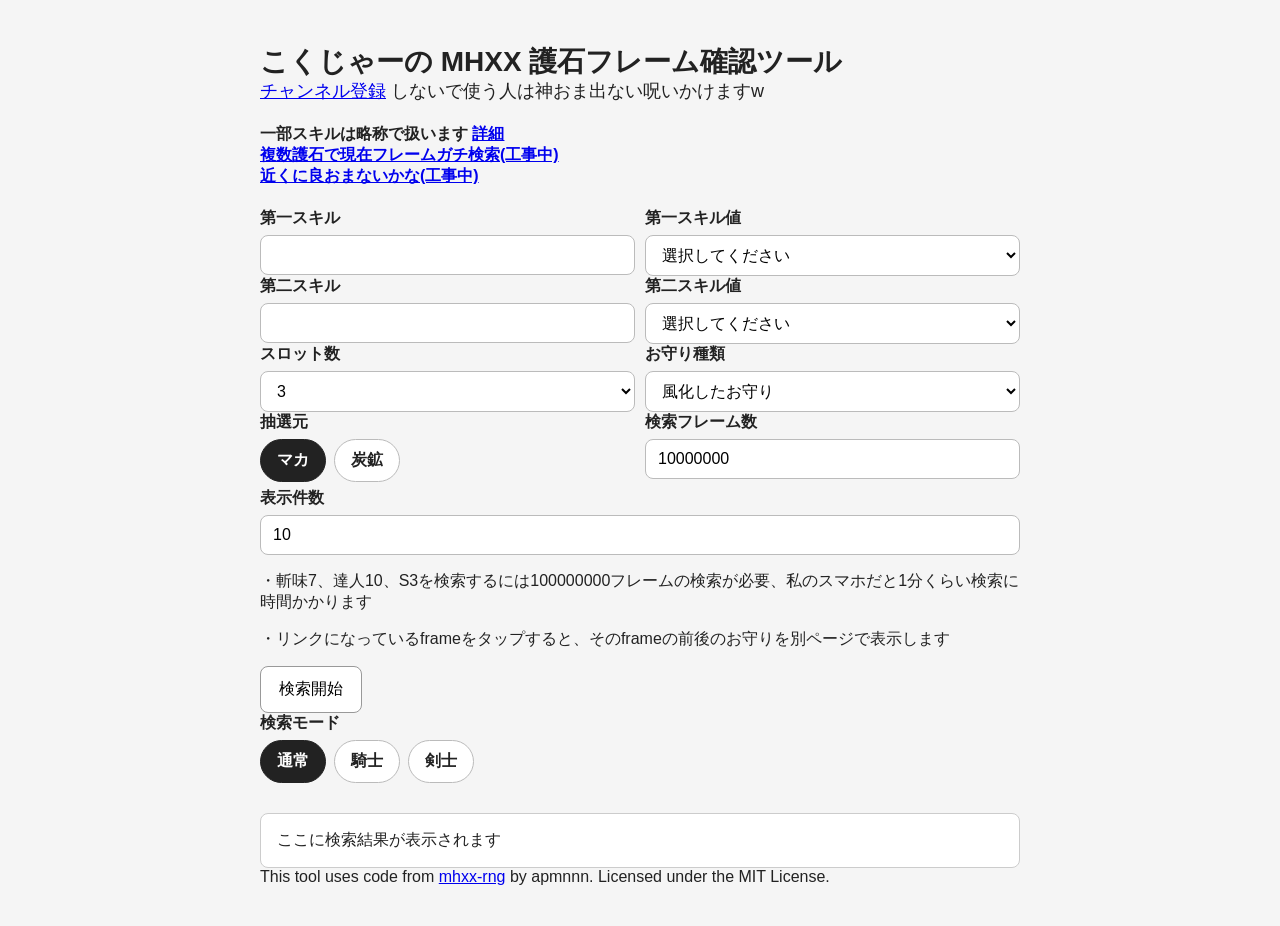
<file: index.html>
<!DOCTYPE html>
<html lang="ja">
<head>
  <!-- Google tag (gtag.js) -->
  <script async src="https://www.googletagmanager.com/gtag/js?id=G-M4K89HTWXB"></script>
  <script>
    window.dataLayer = window.dataLayer || [];
    function gtag(){dataLayer.push(arguments);}
    gtag('js', new Date());

    gtag('config', 'G-M4K89HTWXB');
  </script>
  
  <meta charset="UTF-8">
  <meta name="viewport" content="width=device-width, initial-scale=1.0">
  <title>MHXX Charm Tool</title>
  <link rel="stylesheet" href="style.css">
</head>
<body>
  <main class="container">
    <h1>こくじゃーの MHXX 護石フレーム確認ツール</h1>
    <h2>
      <a href="https://www.youtube.com/@%E3%81%93%E3%81%8F%E3%81%98%E3%82%83%E3%83%BC" target="_blank">チャンネル登録</a>
      しないで使う人は神おま出ない呪いかけますw
    </h2>
    <h4>
      一部スキルは略称で扱います
      <a href="skills.html" target="_blank">詳細</a><br>
      <a href="multi.html" target="_blank">複数護石で現在フレームガチ検索(工事中)</a><br>
      <a href="nearSpecialStone.html" target="_blank">近くに良おまないかな(工事中)</a>
    </h4>
    
    <div class="row">
      <div class="form-group">
        <label for="skill1">第一スキル</label>
        <input type="text" id="skill1" list="skillList">
      </div>

      <div class="form-group">
        <label for="skill1Value">第一スキル値</label>
        <select id="skill1Value">
          <option value="" selected>選択してください</option>
          <option value="0">0</option>
          <option value="1">1</option>
          <option value="2">2</option>
          <option value="3">3</option>
          <option value="4">4</option>
          <option value="5">5</option>
          <option value="6">6</option>
          <option value="7">7</option>
          <option value="8">8</option>
          <option value="9">9</option>
          <option value="10">10</option>
          <option value="11">11</option>
          <option value="12">12</option>
          <option value="13">13</option>
          <option value="14">14</option>
          <option value="15">15</option>
        </select>
      </div>
    </div>

    <div class="row">
      <div class="form-group">
        <label for="skill2">第二スキル</label>
        <input type="text" id="skill2" list="skillList">
      </div>

      <div class="form-group">
        <label for="skill2Value">第二スキル値</label>
        <select id="skill2Value">
          <option value="" selected>選択してください</option>
          <option value="0">0</option>
          <option value="1">1</option>
          <option value="2">2</option>
          <option value="3">3</option>
          <option value="4">4</option>
          <option value="5">5</option>
          <option value="6">6</option>
          <option value="7">7</option>
          <option value="8">8</option>
          <option value="9">9</option>
          <option value="10">10</option>
          <option value="11">11</option>
          <option value="12">12</option>
          <option value="13">13</option>
          <option value="14">14</option>
          <option value="15">15</option>
        </select>
      </div>
    </div>

    <div class="row">
      <div class="form-group">
        <label for="slot">スロット数</label>
        <select id="slot">
          <option value="0">0</option>
          <option value="1">1</option>
          <option value="2">2</option>
          <option value="3" selected>3</option>
        </select>
      </div>
      <div class="form-group">
        <label for="charmKind">お守り種類</label>
      
        <select id="charmKind">
          <option value="blue" selected>風化したお守り</option>
          <option value="red">古びたお守り(動作確認してないw)</option>
          <option value="yellow">光るお守り(動かないw)</option>
          <option value="white">なぞのお守り(動かないw)</option>
        </select>
      </div>
    </div>
    
    <div class="row">
      <div class="form-group">
        <label>抽選元</label>
        <div class="toggle-group">
          <input type="radio" id="originMaka" name="originType" value="マカ" checked>
          <label for="originMaka" class="toggle-option">マカ</label>
      
          <input type="radio" id="originTankou" name="originType" value="炭鉱">
          <label for="originTankou" class="toggle-option">炭鉱</label>
        </div>
      </div>
      <div class="form-group">
        <label for="maxFrames">検索フレーム数</label>
        <input type="number" id="maxFrames" value="10000000" min="1" step="1000">
      </div>
    </div>
    
    <div class="form-group">
      <label for="displayLimit">表示件数</label>
      <input type="number" id="displayLimit" value="10" min="1" step="1">
    </div>
    
    <p>・斬味7、達人10、S3を検索するには100000000フレームの検索が必要、私のスマホだと1分くらい検索に時間かかります</p>
    <p>・リンクになっているframeをタップすると、そのframeの前後のお守りを別ページで表示します</p>
    
    <button id="checkButton">検索開始</button>
    
    <div class="form-group">
      <label>検索モード</label>
    
      <div class="toggle-group">
        <input type="radio" id="modeSearch" name="displayMode" value="search" checked>
        <label for="modeSearch" class="toggle-option">通常</label>

        <input type="radio" id="mode-kokujar1" name="displayMode" value="kokujar1">
        <label for="mode-kokujar1" class="toggle-option">騎士</label>
      
        <input type="radio" id="mode-kokujar2" name="displayMode" value="kokujar2">
        <label for="mode-kokujar2" class="toggle-option">剣士</label>
        
      </div>
    </div>
    
    <div class="form-group" id="kokujarSkillArea">
      <label>
        特殊検索スキル
        <a href="special-search-help.html" target="_blank">使い方</a>
      </label>
    
      <div id="kokujarSkillButtons" class="skill-button-group">
        <button type="button" class="skill-toggle active" data-skill="斬味">斬味</button>
        <button type="button" class="skill-toggle active" data-skill="痛撃">痛撃</button>
        <button type="button" class="skill-toggle active" data-skill="連撃">連撃</button>
        <button type="button" class="skill-toggle active" data-skill="達人">達人</button>
        <button type="button" class="skill-toggle active" data-skill="攻撃">攻撃</button>
        <button type="button" class="skill-toggle active" data-skill="会心">会心</button>
        <button type="button" class="skill-toggle active" data-skill="闘魂">闘魂</button>
        <button type="button" class="skill-toggle" data-skill="納刀">納刀</button>
        <button type="button" class="skill-toggle" data-skill="炎熱">炎熱</button>
        <button type="button" class="skill-toggle" data-skill="納研">納研</button>
        <button type="button" class="skill-toggle" data-skill="根性">根性</button>
        <button type="button" class="skill-toggle" data-skill="研師">研師</button>
      </div>
    </div>
    

    
    <div id="searchStatus" class="search-status"></div>
    
    <div id="result" class="result-box">ここに検索結果が表示されます</div>
    <datalist id="skillList"></datalist>

    <footer>
      This tool uses code from
      <a href="https://github.com/apmnnn/mhxx-rng">mhxx-rng</a>
      by apmnnn.
      Licensed under the MIT License.
    </footer>
  </main>

  <script src="script.js"></script>
</body>
</html>
</file>
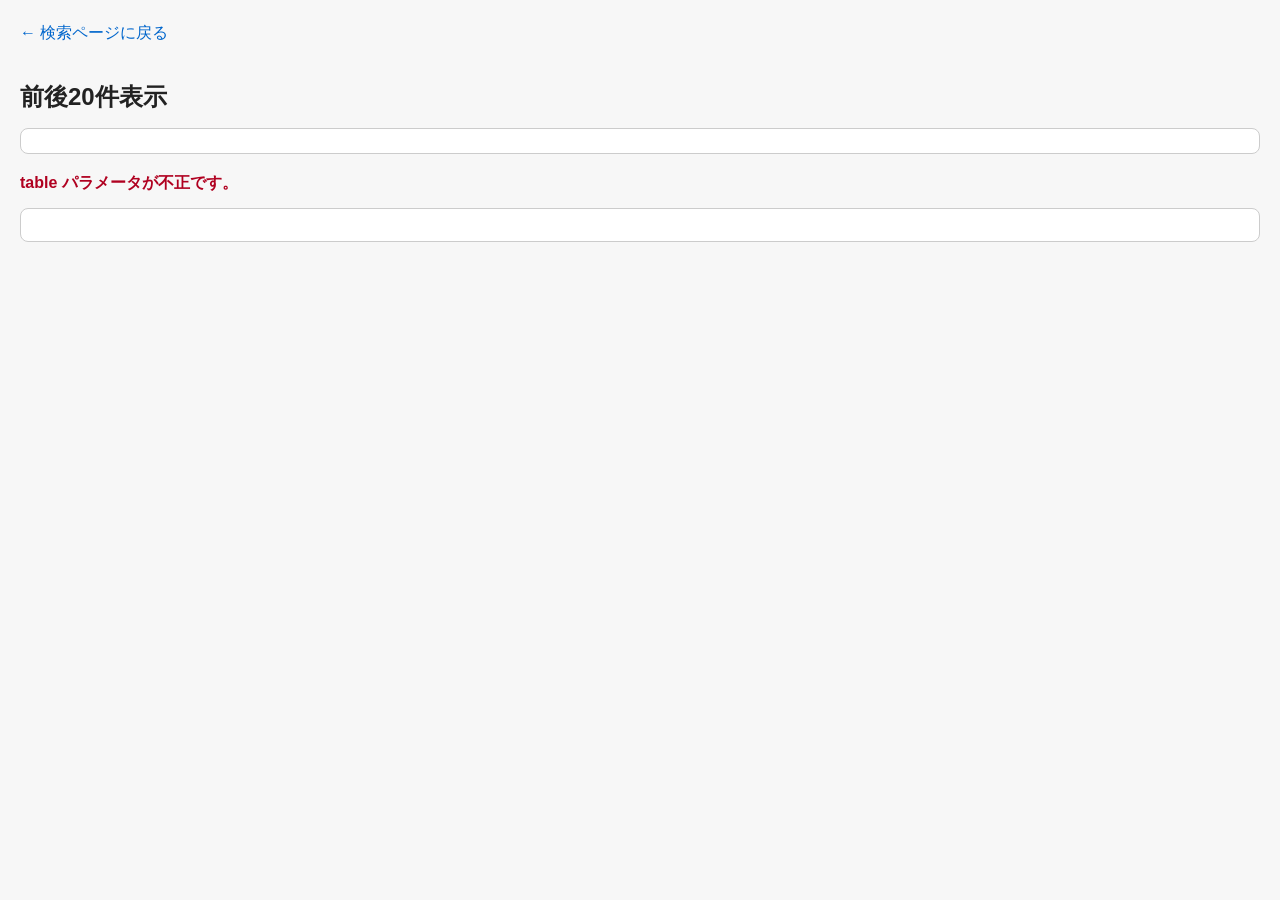
<file: detail.html>
<!DOCTYPE html>
<html lang="ja">
<head>
  <meta charset="UTF-8" />
  <meta name="viewport" content="width=device-width, initial-scale=1.0" />
  <title>護石 前後表示</title>
  <style>
    body {
      font-family: sans-serif;
      line-height: 1.6;
      margin: 20px;
      background: #f7f7f7;
      color: #222;
    }

    h1 {
      font-size: 24px;
      margin-bottom: 12px;
    }

    .meta {
      background: #fff;
      border: 1px solid #ccc;
      padding: 12px;
      margin-bottom: 16px;
      border-radius: 8px;
    }

    .result {
      background: #fff;
      border: 1px solid #ccc;
      padding: 16px;
      border-radius: 8px;
      white-space: pre-wrap;
      font-family: monospace;
    }

    .status {
      margin-bottom: 12px;
      color: #555;
    }

    .error {
      color: #b00020;
      font-weight: bold;
    }

    a {
      color: #0066cc;
      text-decoration: none;
    }

    a:hover {
      text-decoration: underline;
    }

    .back-link {
      display: inline-block;
      margin-bottom: 16px;
    }

    .center-line {
      background: #fff7cc;
      font-weight: bold;
    }
  </style>
</head>
<body>
  <a href="index.html" class="back-link">← 検索ページに戻る</a>

  <h1>前後20件表示</h1>

  <div class="meta" id="meta"></div>
  <div class="status" id="status">読み込み中...</div>
  <div class="result" id="result"></div>

  <script>
    const charmTables = {
      blue: {
        skill1: [
          4,5,10,11,14,15,25,31,32,35,
          36,37,38,39,40,41,42,44,45,47,
          48,49,50,64,65,66,68,70,71,72,
          73,76,77,78,79,80,81,82,83,84,
          85,86,87,90,92,93,94,95,97,99,
          100,101,106,107,108,109,114,115,116,122,
          123,132
        ],
        sp1: [
          [3,7],[5,10],[3,7],[3,7],[3,7],[5,10],[3,7],[3,7],[3,7],[3,7],
          [3,7],[1,5],[2,6],[1,5],[1,5],[5,10],[5,10],[3,7],[2,6],[2,6],
          [2,6],[2,6],[2,6],[1,5],[1,5],[1,5],[3,7],[2,6],[1,5],[2,6],
          [2,6],[2,6],[2,6],[3,7],[3,7],[2,6],[2,6],[2,6],[1,5],[3,7],
          [3,7],[5,10],[5,10],[2,6],[2,6],[1,5],[1,5],[1,5],[2,6],[2,6],
          [2,6],[1,5],[2,6],[1,5],[3,7],[3,7],[3,7],[1,5],[3,7],[2,6],
          [3,7],[3,7]
        ],
        skill2: [
          4,5,17,18,25,26,27,28,29,30,
          32,33,34,35,36,37,39,40,41,43,
          44,45,47,48,49,50,64,65,66,68,
          69,70,71,74,75,76,77,78,79,80,
          81,82,83,84,85,86,87,88,89,90,
          91,92,93,94,95,96,97,99,100,101,
          105,106,107,108,109,114,115,116,119,122,
          123,125,132,134,135,136,161,162,163,164,
          165,166,167,168,169,170,171,172,173,174,
          175,176,177,178
        ],
        sp2: [
          [3,5],[5,7],[7,10],[5,13],[5,7],[5,13],[5,13],[5,13],[5,13],[5,13],
          [5,7],[7,10],[3,5],[5,7],[5,7],[3,5],[5,5],[2,8],[5,7],[3,3],
          [5,7],[5,7],[3,5],[3,5],[3,5],[3,5],[3,5],[3,5],[3,5],[5,7],
          [7,10],[3,5],[1,3],[3,5],[3,3],[3,5],[3,5],[3,5],[3,5],[3,5],
          [3,5],[3,5],[1,3],[3,5],[3,5],[7,10],[7,10],[5,10],[5,10],[3,5],
          [5,10],[3,5],[1,3],[1,3],[1,3],[3,3],[3,5],[3,5],[3,5],[1,3],
          [7,10],[3,5],[1,3],[5,7],[5,7],[7,10],[1,3],[3,5],[5,12],[3,5],
          [5,7],[3,5],[7,10],[5,7],[3,5],[5,7],[3,3],[3,3],[3,3],[3,3],
          [3,3],[3,3],[3,3],[3,3],[3,3],[3,3],[3,3],[3,3],[3,3],[3,3],
          [3,3],[3,3],[3,3],[3,3]
        ],
        slotvalue: [
          [100,100,100],[3,53,88],[5,55,89],[7,57,89],[13,58,89],
          [16,60,90],[22,62,90],[30,66,90],[38,68,91],[50,72,91],
          [55,75,92],[59,77,92],[64,81,94],[67,83,94],[71,86,96],
          [74,88,96],[79,91,98],[82,92,98],[86,94,99],[90,96,99]
        ],
        th: 15,
        kind: 0
      },
      red: {
        skill1: [
          4,5,10,11,14,15,25,26,27,28,
          29,30,31,32,35,36,38,41,42,44,
          45,47,48,49,50,65,68,70,72,73,
          76,77,78,79,81,82,84,85,86,87,
          90,92,97,99,100,103,104,106,108,109,
          114,116,122,123,124,132
        ],
        sp1: [
          [1,5],[1,5],[1,5],[1,5],[1,5],[1,8],[1,5],[1,7],[1,7],[1,7],
          [1,7],[1,7],[1,5],[1,6],[1,5],[1,5],[1,6],[1,6],[1,6],[1,6],
          [1,5],[1,5],[1,5],[1,5],[1,5],[1,3],[1,5],[1,5],[1,5],[1,5],
          [1,5],[1,5],[1,6],[1,6],[1,6],[1,6],[1,6],[1,6],[1,6],[1,6],
          [1,5],[1,6],[1,6],[1,5],[1,5],[1,7],[1,7],[1,5],[1,5],[1,6],
          [1,7],[1,6],[1,5],[1,5],[1,5],[1,7]
        ],
        skill2: [
          3,4,5,17,18,19,20,21,22,23,
          24,25,26,27,28,29,30,32,33,34,
          35,36,37,39,40,41,42,44,45,47,
          48,49,50,64,65,66,68,69,70,71,
          74,76,77,78,79,80,81,82,83,84,
          85,86,87,88,89,90,91,92,93,94,
          95,97,99,100,101,103,104,105,106,107,
          108,109,110,114,115,116,117,119,120,122,
          123,124,125,132,134,135,136,143,144,145,
          146,147,148,149,150,151,152,153,154,155,
          156,157,158,159,160
        ],
        sp2: [
          [10,13],[3,3],[10,3],[10,10],[10,10],[10,13],[10,13],[10,13],[10,13],[10,13],
          [10,13],[3,3],[10,13],[10,13],[10,13],[10,13],[10,13],[10,4],[10,8],[5,5],
          [3,3],[3,3],[3,3],[3,3],[5,8],[10,4],[3,3],[3,4],[3,3],[3,3],
          [3,3],[3,3],[3,3],[3,3],[5,5],[3,3],[5,5],[10,10],[3,3],[3,3],
          [3,3],[3,3],[3,3],[3,4],[3,4],[5,5],[3,4],[3,4],[3,3],[3,4],
          [3,4],[3,4],[3,4],[10,10],[10,10],[3,3],[10,10],[3,4],[3,3],[3,3],
          [3,3],[3,4],[5,5],[5,5],[3,3],[10,10],[10,10],[5,5],[5,5],[3,3],
          [5,5],[3,3],[10,12],[10,9],[3,3],[3,4],[10,12],[10,12],[10,10],[3,3],
          [5,5],[5,5],[3,3],[8,10],[3,3],[3,3],[3,3],[3,3],[3,3],[3,3],
          [3,3],[3,3],[3,3],[3,3],[3,3],[3,3],[3,3],[3,3],[3,3],[3,3],
          [3,3],[3,3],[3,3],[3,3],[3,3]
        ],
        slotvalue: [
          [8,58,88],[9,59,88],[16,61,89],[17,62,89],[23,63,89],
          [25,65,90],[31,66,90],[38,68,90],[45,71,91],[58,76,91],
          [63,79,92],[66,80,92],[71,83,94],[74,84,94],[78,87,96],
          [82,90,96],[86,93,98],[88,94,98],[91,96,99],[94,97,99]
        ],
        th: 25,
        kind: 1
      },
      yellow: {
        skill1: [],
        sp1: [],
        skill2: [],
        sp2: [],
        slotvalue: [],
        th: 35,
        kind: 2
      },
      white: {
        skill1: [],
        sp1: [],
        skill2: [],
        sp2: [],
        slotvalue: [],
        th: 100,
        kind: 3
      }
    };

    const skill = [
      '毒　','麻痺','睡眠','気絶','聴覚','風圧','耐震','だる','耐暑','耐寒',
      '寒冷','炎熱','盗み','対防','狂撃','細菌','裂傷','攻撃','防御','体力',
      '火耐','水耐','雷耐','氷耐','龍耐','属耐','火攻','水攻','雷攻','氷攻',
      '龍攻','属攻','特攻','研師','匠　','斬味','剣術','研磨','鈍器','抜会',
      '抜減','納刀','納研','刃鱗','装速','反動','精密','通強','貫強','散強',
      '重強','通追','貫追','散追','榴追','拡追','毒追','麻追','睡追','強追',
      '属追','接追','減追','爆追','速射','射法','装数','変則','弾節','達人',
      '痛撃','連撃','特会','属会','会心','裏会','溜短','スタ','体術','気力',
      '走行','回性','回距','泡沫','ガ性','ガ強','ＫＯ','減攻','笛　','砲術',
      '重撃','爆弾','本気','闘魂','無傷','チャ','龍気','底力','逆境','逆上',
      '窮地','根性','気配','采配','号令','乗り','跳躍','無心','我慢','ＳＰ',
      '千里','観察','狩人','運搬','加護','英雄','回量','回速','効果','広域',
      '腹減','食い','食事','節食','肉食','茸食','野草','調成','調数','高速',
      '採取','ハチ','護石','気ま','運気','剥取','捕獲','ベル','ココ','ポッ',
      'ユク','龍識','飛行','紅兜','大雪','矛砕','岩穿','紫毒','宝纏','白疾',
      '隻眼','黒炎','金雷','荒鉤','燼滅','朧隠','鎧裂','天眼','青電','銀嶺',
      '鏖魔','真紅','真大','真矛','真岩','真紫','真宝','真白','真隻','真黒',
      '真金','真荒','真燼','真朧','真鎧','真天','真青','真銀','真鏖','北辰',
      '斬術','食欲','職工','剛腕','祈願','裏稼','刀匠','射手','状態','怒　',
      '回術','居合','頑強','剛撃','盾持','潔癖','増幅','護収','強欲','対鋼',
      '対霞','対炎','胴倍','秘術','護強'
    ];

    const origin = ['マカ', '炭鉱'];
    const s = [0x0194FD72,0x79E6C985,0x08DD9701,0x41CFCE91];

    let x = 0;
    let y = 0;
    let z = 0;
    let w = 0;
    let t = 0;
    let f = 0;

    let r0 = 0;
    let r1 = 0;
    let r2 = 0;
    let r3 = 0;
    let r4 = 0;
    let r5 = 0;
    let r6 = 0;

    let currentTable = null;

    const charmKindLabels = {
      blue: "風化したお守り",
      red: "古びたお守り",
      yellow: "光るお守り",
      white: "なぞのお守り"
    };

    function setTable(color) {
      currentTable = charmTables[color];
    }

    function u32(n) {
      return n >>> 0;
    }

    function mod(a, b) {
      return ((a % b) + b) % b;
    }

    function init() {
      x = s[0];
      y = s[1];
      z = s[2];
      w = s[3];
      t = 0;
      f = 0;

      r0 = 0;
      r1 = 0;
      r2 = 0;
      r3 = 0;
      r4 = 0;
      r5 = 0;
      r6 = 0;
    }

    function ascend() {
      t = u32(x ^ (x << 15));
      x = y;
      y = z;
      z = w;
      w = u32(w ^ (w >>> 21) ^ t ^ (t >>> 4));
      f += 1;
    }

    function roll() {
      r0 = r1;
      r1 = r2;
      r2 = r3;
      r3 = r4;
      r4 = r5;
      r5 = r6;
      r6 = w;
      ascend();
    }

    function watch(frame) {
      const d = Math.floor(frame / 2592000);
      const h = Math.floor((frame % 2592000) / 108000);
      const m = Math.floor((frame % 108000) / 1800);
      const sec = Math.floor((frame % 1800) / 30);
      const ff = frame % 30;
      return `${d}d ${h}h ${m}m ${sec}s ${ff}f`;
    }

    function slot(fill, num1) {
      const slotvalue = currentTable.slotvalue;

      if (fill <= 0) {
        return 0;
      }

      if (num1 >= slotvalue[fill - 1][2]) return 3;
      if (num1 >= slotvalue[fill - 1][1]) return 2;
      if (num1 >= slotvalue[fill - 1][0]) return 1;
      return 0;
    }

    function rare(slotNum, fill) {
      const kind = currentTable.kind;
      const num1 = slotNum * 2 + fill;

      switch (kind) {
        case 0:
          return num1 >= 13 ? 10 : num1 >= 8 ? 9 : 8;
        case 1:
          return num1 >= 13 ? 7 : num1 >= 8 ? 6 : 5;
        case 2:
          return num1 >= 8 ? 4 : 3;
        case 3:
          return num1 >= 8 ? 2 : 1;
        default:
          return 0;
      }
    }

    function getCharm(_origin) {
      const c = new Array(8);

      const skill1List = currentTable.skill1;
      const sp1List = currentTable.sp1;
      const skill2List = currentTable.skill2;
      const sp2List = currentTable.sp2;
      const th = currentTable.th;

      const id1 = mod(r0, skill1List.length);
      const id2 = mod(r3, skill2List.length);

      const s1 = sp1List[id1][1];
      const s2 = sp2List[id2][1];

      c[0] = skill1List[id1];

      const tmp1 = mod(r1, sp1List[id1][1] - sp1List[id1][0] + 1) + sp1List[id1][0];
      c[1] = tmp1;

      let tmp2 = 0;
      let q4 = 0;
      let q5 = 0;

      if (mod(r2, 100) >= th) {
        c[2] = skill2List[id2];

        if (_origin === 1 && mod(r4, 2) === 0) {
          q4 = r5;
          q5 = r6;
          tmp2 = mod(q4, sp2List[id2][0] + 1) - sp2List[id2][0];
        } else {
          if (_origin === 1) {
            q4 = r5;
            q5 = r6;
          } else {
            q4 = r4;
            q5 = r5;
          }
          tmp2 = mod(q4, sp2List[id2][1]) + 1;
        }

        c[3] = tmp2;

        if (skill1List[id1] === skill2List[id2] || tmp2 < 0) {
          tmp2 = 0;
        }
      } else {
        c[2] = null;
        c[3] = 0;
        q5 = r3;
      }

      const tmp0 = Math.floor(((tmp1 * s2 + tmp2 * s1) * 10) / (s1 * s2));

      c[4] = slot(tmp0, mod(q5, 100));
      c[5] = tmp0;
      c[6] = mod(q5, 100);
      c[7] = rare(c[4], c[5]);

      return c;
    }

    function formatCharmLine(frame, centerFrame, c) {
  const frameText = String(frame).padStart(6, " ");

  const skill1Name = skill[c[0]];
  const sp1 = String(c[1]).padStart(2, " ");

  let skill2Name;
  let sp2;

  if (c[2] === null) {
    skill2Name = "◯◯";
    sp2 = "00";
  } else {
    skill2Name = skill[c[2]];
    sp2 = String(c[3]).padStart(2, "0");
  }

  const centerMark = frame === centerFrame ? "  ← 中心" : "";

  return `${frameText}  ${skill1Name}  ${sp1} ${skill2Name}  ${sp2} S${c[4]} RARE${c[7]}${centerMark}`;
}

    async function listAroundFramesAsync(centerFrame, radius, originValue, chunkSize = 2000, onProgress = null) {
  init();

  const results = [];
  const startFrame = Math.max(0, centerFrame - radius);
  const endFrame = centerFrame + radius;
  const totalCount = endFrame - startFrame + 1;

  // 開始フレーム直前まで進める
  for (let i = 0; i < startFrame; i++) {
    roll();
  }

  for (let start = 0; start < totalCount; start += chunkSize) {
    const end = Math.min(start + chunkSize, totalCount);

    for (let i = start; i < end; i++) {
      // 検索時と同じ順序にする
      roll();
      const c = getCharm(originValue);

      const frame = f - 7;

      results.push({
        frame,
        watch: watch(frame),
        charm: c,
        line: formatCharmLine(frame, centerFrame, c)
      });
    }

    if (onProgress) {
      onProgress(end, totalCount);
    }

    await new Promise(requestAnimationFrame);
  }

  return results;
}

    function escapeHtml(str) {
      return String(str).replace(/[&<>"']/g, (m) => {
        return {
          "&": "&amp;",
          "<": "&lt;",
          ">": "&gt;",
          '"': "&quot;",
          "'": "&#39;"
        }[m];
      });
    }

    async function main() {
      const result = document.getElementById("result");
      const status = document.getElementById("status");
      const meta = document.getElementById("meta");

      const params = new URLSearchParams(location.search);
      const frame = Number(params.get("frame"));
      const table = params.get("table");
      const originName = params.get("origin");

      if (!Number.isInteger(frame) || frame < 0) {
        status.innerHTML = `<span class="error">frame パラメータが不正です。</span>`;
        return;
      }

      if (!table || !charmTables[table]) {
        status.innerHTML = `<span class="error">table パラメータが不正です。</span>`;
        return;
      }

      const originValue = origin.indexOf(originName);
      if (originValue === -1) {
        status.innerHTML = `<span class="error">origin パラメータが不正です。</span>`;
        return;
      }

      setTable(table);

      if (table === "yellow" || table === "white") {
        status.innerHTML = `<span class="error">このお守りは未対応です。</span>`;
        return;
      }

      meta.innerHTML = `
        <div>中心フレーム: ${frame}</div>
        <div>時間: ${escapeHtml(watch(frame))}</div>
        <div>テーブル: ${escapeHtml(charmKindLabels[table])}</div>
        <div>抽選元: ${escapeHtml(originName)}</div>
        <div>表示範囲: ${Math.max(0, frame - 20)} ～ ${frame + 20}</div>
      `;

      status.textContent = "前後表示を生成中...";

      const aroundResults = await listAroundFramesAsync(
        frame,
        20,
        originValue,
        2000,
        (done, total) => {
          status.textContent = `前後表示を生成中... ${done}/${total}`;
        }
      );

      const html = aroundResults.map((r) => {
        const line = escapeHtml(r.line);
        if (r.relativeIndex === 0) {
          return `<div class="center-line">${line}  ← 中心</div>`;
        }
        return `<div>${line}</div>`;
      }).join("");

      result.innerHTML = html;
      status.textContent = `表示完了 (${aroundResults.length}件)`;
    }

    main().catch((error) => {
      document.getElementById("status").innerHTML =
        `<span class="error">エラー: ${escapeHtml(error.message)}</span>`;
      console.error(error);
    });
  </script>
</body>
</html>
</file>
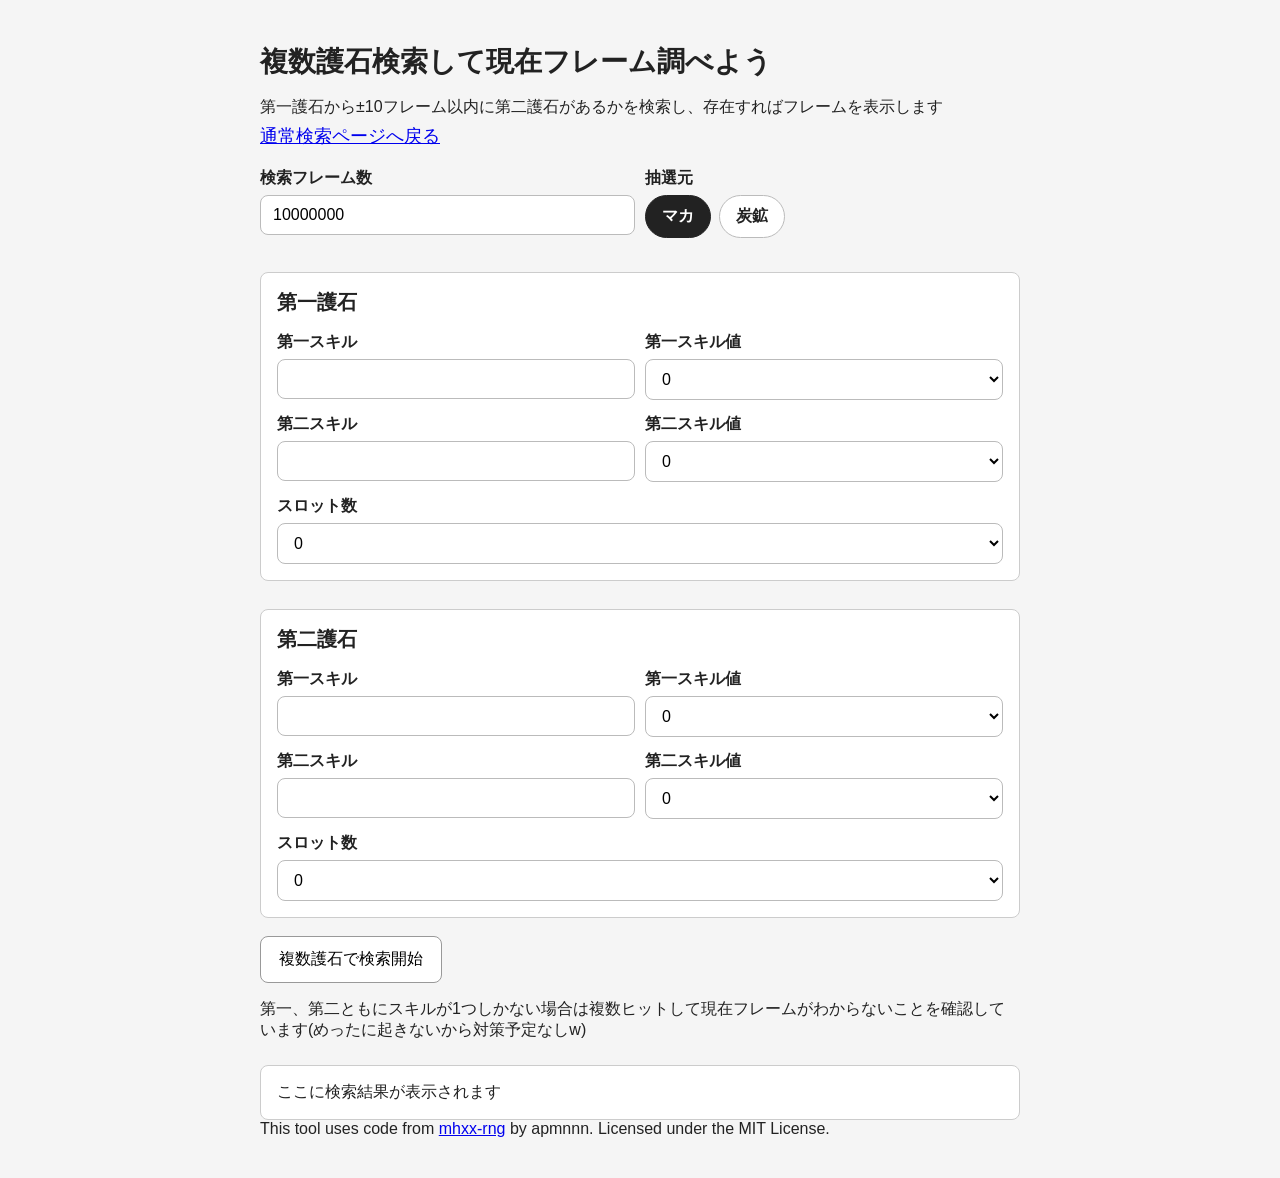
<file: multi.html>
<!DOCTYPE html>
<html lang="ja">
<head>
  <!-- Google tag (gtag.js) -->
  <script async src="https://www.googletagmanager.com/gtag/js?id=G-M4K89HTWXB"></script>
  <script>
    window.dataLayer = window.dataLayer || [];
    function gtag(){dataLayer.push(arguments);}
    gtag('js', new Date());
    gtag('config', 'G-M4K89HTWXB');
  </script>
  
  <meta charset="UTF-8">
  <meta name="viewport" content="width=device-width, initial-scale=1.0">
  <title>MHXX 複数護石照合検索</title>
  <link rel="stylesheet" href="style.css">
</head>

<body>
  <main class="container">
    <h1>複数護石検索して現在フレーム調べよう</h1>
    <p>第一護石から±10フレーム以内に第二護石があるかを検索し、存在すればフレームを表示します</p>
    <h2>
      <a href="index.html">通常検索ページへ戻る</a>
    </h2>

    <div class="row">
      <div class="form-group">
        <label for="maxFrames">検索フレーム数</label>
        <input type="number" id="maxFrames" value="10000000" min="1" step="1000">
      </div>
      
      <div class="form-group">
        <label>抽選元</label>
        <div class="toggle-group">
          <input type="radio" id="originMaka" name="originType" value="マカ" checked>
          <label for="originMaka" class="toggle-option">マカ</label>
  
          <input type="radio" id="originTankou" name="originType" value="炭鉱">
          <label for="originTankou" class="toggle-option">炭鉱</label>
        </div>
      </div>
    </div>
    

    <!-- 第一護石 -->
    <section class="charm-block">
      <h2>第一護石</h2>

      <div class="row">
        <div class="form-group">
          <label for="skill1_1">第一スキル</label>
          <input type="text" id="skill1_1" list="skillList">
        </div>

        <div class="form-group">
          <label for="skill1Value_1">第一スキル値</label>
          <select id="skill1Value_1">
            <option value="0">0</option>
            <option value="1">1</option>
            <option value="2">2</option>
            <option value="3">3</option>
            <option value="4">4</option>
            <option value="5">5</option>
            <option value="6">6</option>
            <option value="7">7</option>
            <option value="8">8</option>
            <option value="9">9</option>
            <option value="10">10</option>
            <option value="11">11</option>
            <option value="12">12</option>
            <option value="13">13</option>
            <option value="14">14</option>
            <option value="15">15</option>
          </select>
        </div>
      </div>

      <div class="row">
        <div class="form-group">
          <label for="skill2_1">第二スキル</label>
          <input type="text" id="skill2_1" list="skillList">
        </div>

        <div class="form-group">
          <label for="skill2Value_1">第二スキル値</label>
          <select id="skill2Value_1">
            <option value="0">0</option>
            <option value="1">1</option>
            <option value="2">2</option>
            <option value="3">3</option>
            <option value="4">4</option>
            <option value="5">5</option>
            <option value="6">6</option>
            <option value="7">7</option>
            <option value="8">8</option>
            <option value="9">9</option>
            <option value="10">10</option>
            <option value="11">11</option>
            <option value="12">12</option>
            <option value="13">13</option>
            <option value="14">14</option>
            <option value="15">15</option>
          </select>
        </div>
      </div>

      <div class="form-group">
        <label for="slot_1">スロット数</label>
        <select id="slot_1">
          <option value="0">0</option>
          <option value="1">1</option>
          <option value="2">2</option>
          <option value="3">3</option>
        </select>
      </div>
    </section>

    <!-- 第二護石 -->
    <section class="charm-block">
      <h2>第二護石</h2>

      <div class="row">
        <div class="form-group">
          <label for="skill1_2">第一スキル</label>
          <input type="text" id="skill1_2" list="skillList">
        </div>

        <div class="form-group">
          <label for="skill1Value_2">第一スキル値</label>
          <select id="skill1Value_2">
            <option value="0">0</option>
            <option value="1">1</option>
            <option value="2">2</option>
            <option value="3">3</option>
            <option value="4">4</option>
            <option value="5">5</option>
            <option value="6">6</option>
            <option value="7">7</option>
            <option value="8">8</option>
            <option value="9">9</option>
            <option value="10">10</option>
            <option value="11">11</option>
            <option value="12">12</option>
            <option value="13">13</option>
            <option value="14">14</option>
            <option value="15">15</option>
          </select>
        </div>
      </div>

      <div class="row">
        <div class="form-group">
          <label for="skill2_2">第二スキル</label>
          <input type="text" id="skill2_2" list="skillList">
        </div>

        <div class="form-group">
          <label for="skill2Value_2">第二スキル値</label>
          <select id="skill2Value_2">
            <option value="0">0</option>
            <option value="1">1</option>
            <option value="2">2</option>
            <option value="3">3</option>
            <option value="4">4</option>
            <option value="5">5</option>
            <option value="6">6</option>
            <option value="7">7</option>
            <option value="8">8</option>
            <option value="9">9</option>
            <option value="10">10</option>
            <option value="11">11</option>
            <option value="12">12</option>
            <option value="13">13</option>
            <option value="14">14</option>
            <option value="15">15</option>
          </select>
        </div>
      </div>

      <div class="form-group">
        <label for="slot_2">スロット数</label>
        <select id="slot_2">
          <option value="0">0</option>
          <option value="1">1</option>
          <option value="2">2</option>
          <option value="3">3</option>
        </select>
      </div>
    </section>

    <br>
    
    <button id="multiCheckButton">複数護石で検索開始</button>

    <p>第一、第二ともにスキルが1つしかない場合は複数ヒットして現在フレームがわからないことを確認しています(めったに起きないから対策予定なしw)</p>
    
    <div id="searchStatus" class="search-status"></div>
    <div id="result" class="result-box">ここに検索結果が表示されます</div>

    <datalist id="skillList"></datalist>

    <footer>
      This tool uses code from
      <a href="https://github.com/apmnnn/mhxx-rng">mhxx-rng</a>
      by apmnnn.
      Licensed under the MIT License.
    </footer>
  </main>
  
  <script src="script.js"></script>
  <script src="multi.js"></script>
</body>
</html>
</file>
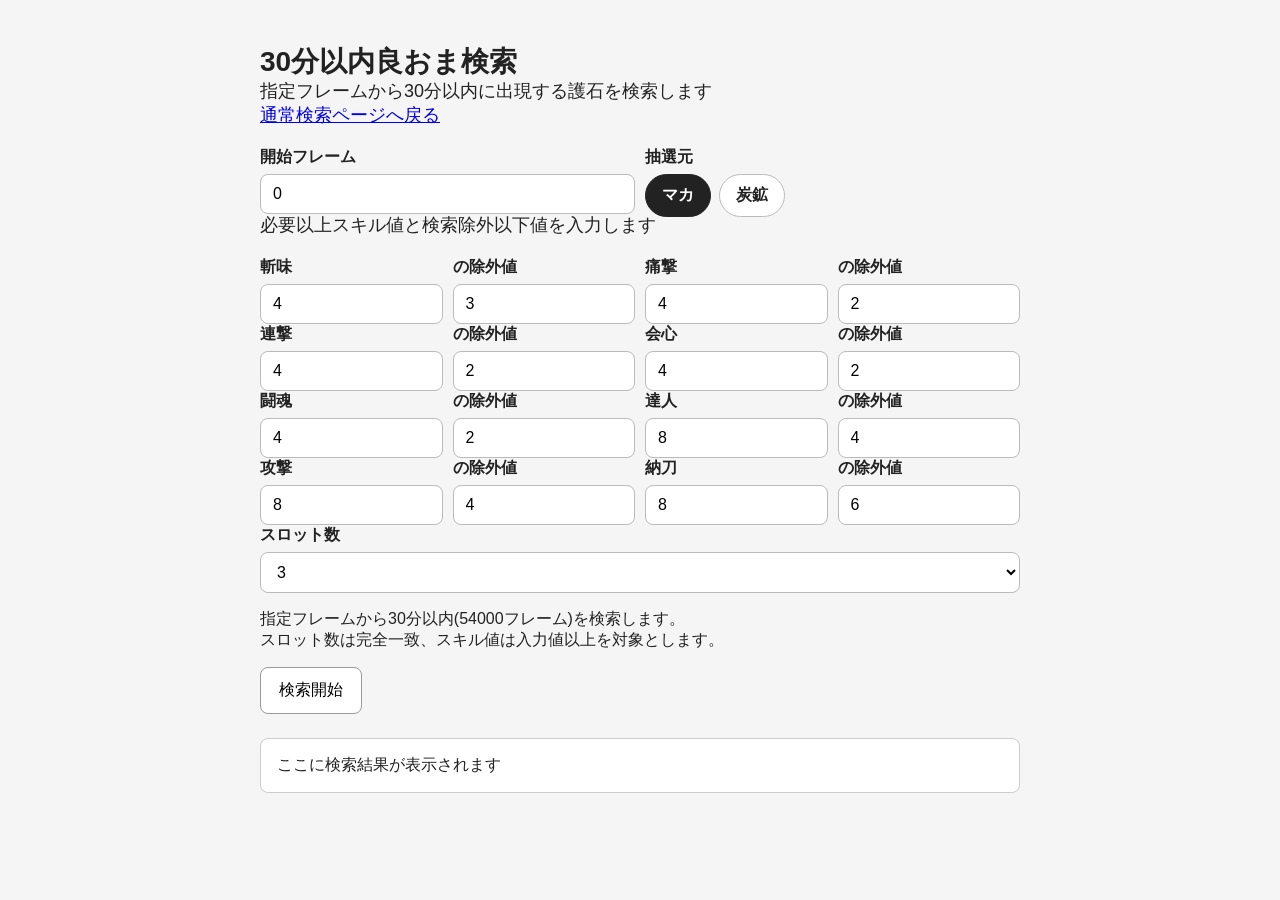
<file: nearSpecialStone.html>
<!DOCTYPE html>
<html lang="ja">
<head>
  <!-- Google tag (gtag.js) -->
  <script async src="https://www.googletagmanager.com/gtag/js?id=G-M4K89HTWXB"></script>
  <script>
    window.dataLayer = window.dataLayer || [];
    function gtag(){dataLayer.push(arguments);}
    gtag('js', new Date());
    gtag('config', 'G-M4K89HTWXB');
  </script>

  <meta charset="UTF-8">
  <meta name="viewport" content="width=device-width, initial-scale=1.0">
  <title>30分以内良おま検索</title>
  <link rel="stylesheet" href="style.css">
</head>

<body>
  <main class="container">

    <h1>30分以内良おま検索</h1>

    <h2>
      指定フレームから30分以内に出現する護石を検索します<br>
      <a href="index.html">通常検索ページへ戻る</a>
    </h2>

    <div class="row">
      <div class="form-group">
        <label for="startFrame">開始フレーム</label>
        <input type="number" id="startFrame" value="0" min="0">
      </div>
        <div class="form-group">
        <label>抽選元</label>
  
        <div class="toggle-group">
          <input type="radio" id="originMaka" name="originType" value="マカ" checked>
          <label for="originMaka" class="toggle-option">マカ</label>
  
          <input type="radio" id="originTankou" name="originType" value="炭鉱">
          <label for="originTankou" class="toggle-option">炭鉱</label>
        </div>
      </div>
    </div>
    
    <h2>必要以上スキル値と検索除外以下値を入力します</h2>

    <div class="row">
      <div class="form-group">
      <label for="sharpnessValue">斬味</label>
        <input type="number" id="sharpnessValue" value="4">
      </div>

      <div class="form-group">
        <label for="excludeWeaknessValue">の除外値</label>
        <input type="number" id="excludeSharpnessValue" value="3">
      </div>
    
      <div class="form-group">
        <label for="weaknessValue">痛撃</label>
        <input type="number" id="weaknessValue" value="4">
      </div>
      <div class="form-group">
        <label for="excludeWeaknessValue">の除外値</label>
        <input type="number" id="excludeWeaknessValue" value="2">
      </div>
    </div>
    
    <div class="row">
      <div class="form-group">
        <label for="chainValue">連撃</label>
        <input type="number" id="chainValue" value="4">
      </div>
    
      <div class="form-group">
        <label for="excludeChainValue">の除外値</label>
        <input type="number" id="excludeChainValue" value="2">
      </div>
      
      <div class="form-group">
        <label for="criticalValue">会心</label>
        <input type="number" id="criticalValue" value="4">
      </div>

      <div class="form-group">
        <label for="excludeCriticalValue">の除外値</label>
        <input type="number" id="excludeCriticalValue" value="2">
      </div>
    </div>
    
    <div class="row">
      <div class="form-group">
        <label for="spiritValue">闘魂</label>
        <input type="number" id="spiritValue" value="4">
      </div>
      
      <div class="form-group">
        <label for="excludeSpiritValue">の除外値</label>
        <input type="number" id="excludeSpiritValue" value="2">
      </div>
      
      <div class="form-group">
        <label for="expertValue">達人</label>
        <input type="number" id="expertValue" value="8">
      </div>

      <div class="form-group">
        <label for="excludeExpertValue">の除外値</label>
        <input type="number" id="excludeExpertValue" value="4">
      </div>
    </div>
    
    <div class="row">
      <div class="form-group">
        <label for="attackValue">攻撃</label>
        <input type="number" id="attackValue" value="8">
      </div>

      <div class="form-group">
        <label for="excludeAttackValue">の除外値</label>
        <input type="number" id="excludeAttackValue" value="4">
      </div>
      
      <div class="form-group">
        <label for="sheatheValue">納刀</label>
        <input type="number" id="sheatheValue" value="8">
      </div>

      <div class="form-group">
        <label for="excludeSheatheValue">の除外値</label>
        <input type="number" id="excludeSheatheValue" value="6">
      </div>
    </div>
    
    <div class="form-group">
      <label for="slotValue">スロット数</label>

      <select id="slotValue">
        <option value="0">0</option>
        <option value="1">1</option>
        <option value="2">2</option>
        <option value="3" selected>3</option>
      </select>
    </div>

    <p>
      指定フレームから30分以内(54000フレーム)を検索します。<br>
      スロット数は完全一致、スキル値は入力値以上を対象とします。
    </p>

    <button id="godCharmSearchButton">
      検索開始
    </button>

    <div id="searchStatus" class="search-status"></div>

    <div id="result" class="result-box">
      ここに検索結果が表示されます
    </div>

  </main>

  <script src="script.js"></script>
  <script src="godcharm.js"></script>
</body>
</html>
</file>
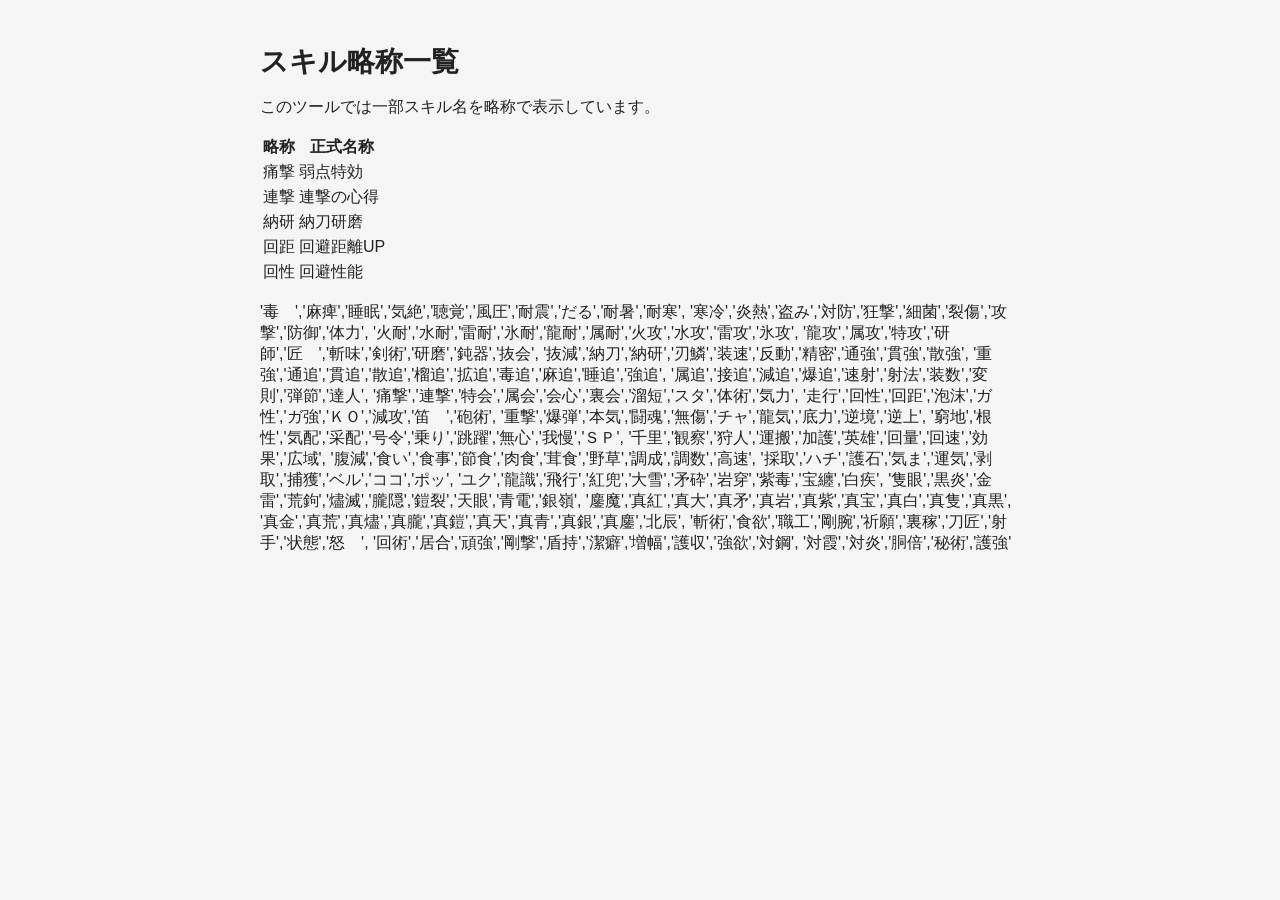
<file: skills.html>
<!DOCTYPE html>
<html lang="ja">
<head>
<meta charset="UTF-8">
<title>スキル略称一覧</title>
<link rel="stylesheet" href="style.css">
</head>

<body>

<main class="container">

<h1>スキル略称一覧</h1>

<p>このツールでは一部スキル名を略称で表示しています。</p>

<table class="skill-table">

<tr>
<th>略称</th>
<th>正式名称</th>
</tr>

<tr>
<td>痛撃</td>
<td>弱点特効</td>
</tr>

<tr>
<td>連撃</td>
<td>連撃の心得</td>
</tr>

<tr>
<td>納研</td>
<td>納刀研磨</td>
</tr>

<tr>
<td>回距</td>
<td>回避距離UP</td>
</tr>

<tr>
<td>回性</td>
<td>回避性能</td>
</tr>

</table>
<p>
  '毒　','麻痺','睡眠','気絶','聴覚','風圧','耐震','だる','耐暑','耐寒',
  '寒冷','炎熱','盗み','対防','狂撃','細菌','裂傷','攻撃','防御','体力',
  '火耐','水耐','雷耐','氷耐','龍耐','属耐','火攻','水攻','雷攻','氷攻',
  '龍攻','属攻','特攻','研師','匠　','斬味','剣術','研磨','鈍器','抜会',
  '抜減','納刀','納研','刃鱗','装速','反動','精密','通強','貫強','散強',
  '重強','通追','貫追','散追','榴追','拡追','毒追','麻追','睡追','強追',
  '属追','接追','減追','爆追','速射','射法','装数','変則','弾節','達人',
  '痛撃','連撃','特会','属会','会心','裏会','溜短','スタ','体術','気力',
  '走行','回性','回距','泡沫','ガ性','ガ強','ＫＯ','減攻','笛　','砲術',
  '重撃','爆弾','本気','闘魂','無傷','チャ','龍気','底力','逆境','逆上',
  '窮地','根性','気配','采配','号令','乗り','跳躍','無心','我慢','ＳＰ',
  '千里','観察','狩人','運搬','加護','英雄','回量','回速','効果','広域',
  '腹減','食い','食事','節食','肉食','茸食','野草','調成','調数','高速',
  '採取','ハチ','護石','気ま','運気','剥取','捕獲','ベル','ココ','ポッ',
  'ユク','龍識','飛行','紅兜','大雪','矛砕','岩穿','紫毒','宝纏','白疾',
  '隻眼','黒炎','金雷','荒鉤','燼滅','朧隠','鎧裂','天眼','青電','銀嶺',
  '鏖魔','真紅','真大','真矛','真岩','真紫','真宝','真白','真隻','真黒',
  '真金','真荒','真燼','真朧','真鎧','真天','真青','真銀','真鏖','北辰',
  '斬術','食欲','職工','剛腕','祈願','裏稼','刀匠','射手','状態','怒　',
  '回術','居合','頑強','剛撃','盾持','潔癖','増幅','護収','強欲','対鋼',
  '対霞','対炎','胴倍','秘術','護強'
</p>
  
</main>

</body>
</html>
</file>
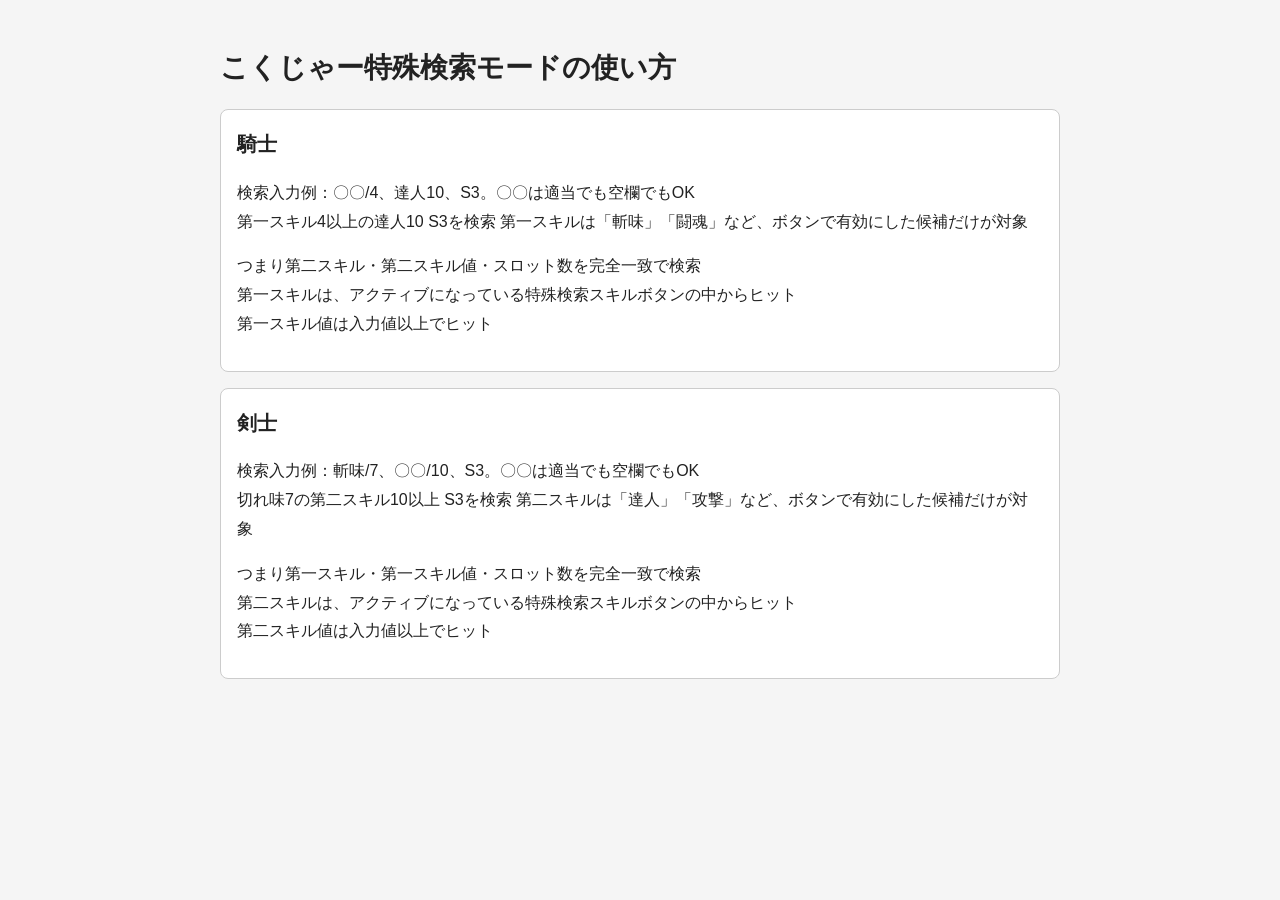
<file: special-search-help.html>
<!DOCTYPE html>
<html lang="ja">
<head>
  <meta charset="UTF-8">
  <meta name="viewport" content="width=device-width, initial-scale=1.0">
  <title>騎士・剣士の使い方</title>
  <style>
    body {
      font-family: sans-serif;
      max-width: 840px;
      margin: 0 auto;
      padding: 24px 16px 40px;
      line-height: 1.8;
      color: #222;
      background: #f5f5f5;
    }

    .box {
      background: #fff;
      border: 1px solid #ccc;
      border-radius: 8px;
      padding: 16px;
      margin-top: 16px;
    }

    h1 {
      font-size: 28px;
      margin-bottom: 16px;
    }

    h2 {
      font-size: 20px;
      margin-top: 0;
    }

    code {
      background: #eee;
      padding: 2px 6px;
      border-radius: 4px;
    }
  </style>
</head>
<body>
  <h1>こくじゃー特殊検索モードの使い方</h1>

  <div class="box">
    <h2>騎士</h2>
    <p>
      検索入力例：〇〇/4、達人10、S3。〇〇は適当でも空欄でもOK<br>
      第一スキル4以上の達人10 S3を検索
      第一スキルは「斬味」「闘魂」など、ボタンで有効にした候補だけが対象
    </p>
    <p>
      つまり第二スキル・第二スキル値・スロット数を完全一致で検索<br>
      第一スキルは、アクティブになっている特殊検索スキルボタンの中からヒット<br>
      第一スキル値は入力値以上でヒット
    </p>
  </div>

  <div class="box">
    <h2>剣士</h2>
    <p>
      検索入力例：斬味/7、〇〇/10、S3。〇〇は適当でも空欄でもOK<br>
      切れ味7の第二スキル10以上 S3を検索
      第二スキルは「達人」「攻撃」など、ボタンで有効にした候補だけが対象
    </p>
    <p>
      つまり第一スキル・第一スキル値・スロット数を完全一致で検索<br>
      第二スキルは、アクティブになっている特殊検索スキルボタンの中からヒット<br>
      第二スキル値は入力値以上でヒット
    </p>
  </div>

</body>
</html>
</file>
<file: style.css>
body {
  font-family: sans-serif;
  margin: 0;
  background: #f5f5f5;
  color: #222;
}

.container {
  max-width: 760px;
  margin: 0 auto;
  padding: 24px 16px 40px;
}

h1 {
  font-size: 28px;
  margin-bottom: 8px;
}

h2 {
  font-size: 18px;
  font-weight: normal;
  margin-top: -10px;
  margin-bottom: 20px;
}

.description {
  color: #666;
  margin-bottom: 24px;
}

.row {
  display: flex;
  gap: 10px;
}
.row .form-group {
  flex: 1;
}

label {
  display: block;
  font-weight: bold;
  margin-bottom: 6px;
}

input,
select,
button {
  box-sizing: border-box;
  font-size: 16px;
}

input,
select {
  width: 100%;
  padding: 10px 12px;
  border: 1px solid #bbb;
  border-radius: 8px;
  background: #fff;
}

button {
  padding: 12px 18px;
  border: 1px solid #999;
  border-radius: 8px;
  background: #fff;
  cursor: pointer;
}

button:hover {
  background: #f0f0f0;
}

.result-box {
  margin-top: 24px;
  padding: 16px;
  border: 1px solid #ccc;
  border-radius: 8px;
  background: #fff;
  white-space: normal;
  word-break: break-word;
}

.form-group input,
.form-group select {
  width: 100%;
  box-sizing: border-box;
}

/* スマホ対応 */
@media (max-width: 640px) {
  .container {
    padding: 20px 12px 32px;
  }

  h1 {
    font-size: 24px;
  }

  .row {
    gap: 12px;
    margin-bottom: 16px;
  }

  button {
    width: 100%;
  }
}

.toggle-group {
  display: flex;
  gap: 8px;
  flex-wrap: wrap;
}

.toggle-group input[type="radio"] {
  display: none;
}

.toggle-option {
  display: inline-block;
  padding: 10px 16px;
  border: 1px solid #bbb;
  border-radius: 999px;
  background: #fff;
  cursor: pointer;
  user-select: none;
  transition: 0.15s ease;
}

.toggle-group input[type="radio"]:checked + .toggle-option {
  background: #222;
  color: #fff;
  border-color: #222;
}

.toggle-option:hover {
  background: #f0f0f0;
}

.toggle-group input[type="radio"]:checked + .toggle-option:hover {
  background: #222;
}

.search-status {
  margin-top: 10px;
  font-size: 14px;
  color: #666;
}

.skill-toggle {
  padding: 8px 14px;
  border: 1px solid #bbb;
  border-radius: 999px;
  background: #eee;
  cursor: pointer;
}

.skill-toggle.active {
  background: #222;
  color: #fff;
  border-color: #222;
}

.skill-button-group {
  display: flex;
  flex-wrap: wrap;
  gap: 8px;
}

.skill-toggle {
  width: auto;
  padding: 10px 16px;
  border: 1px solid #bbb;
  border-radius: 999px;
  background: #eee;
  cursor: pointer;
  flex: 0 0 auto;
}

.skill-toggle.active {
  background: #222;
  color: #fff;
  border-color: #222;
}

.skill-toggle:hover {
  background: #f0f0f0;
}

.skill-toggle.active:hover {
  background: #222;
}

#kokujarSkillArea {
  display: none;
}

.charm-block {
  margin-top: 28px;
  padding: 16px;
  border: 1px solid #ccc;
  border-radius: 8px;
  background: #fff;
}

.charm-block h2 {
  margin-top: 0;
  margin-bottom: 16px;
  font-size: 20px;
  font-weight: bold;
}

.charm-block .row {
  margin-bottom: 14px;
}
</file>
